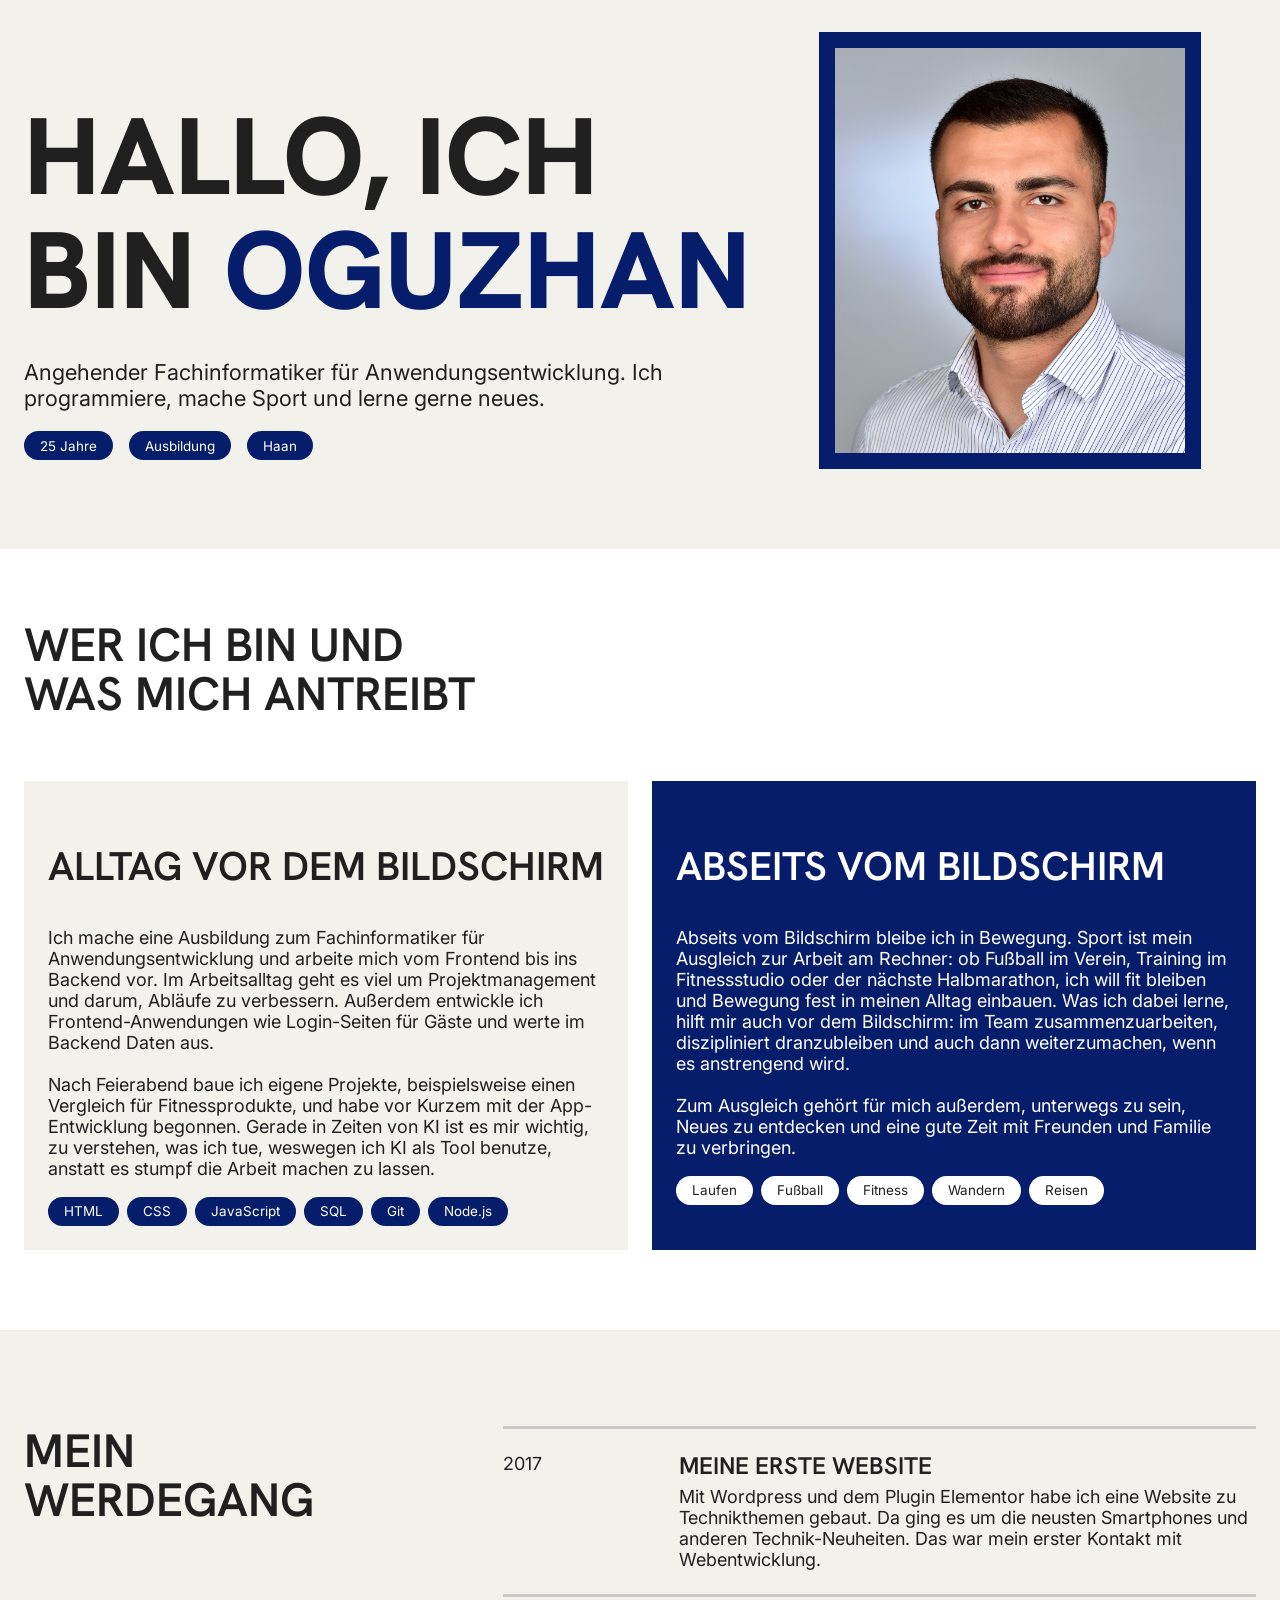
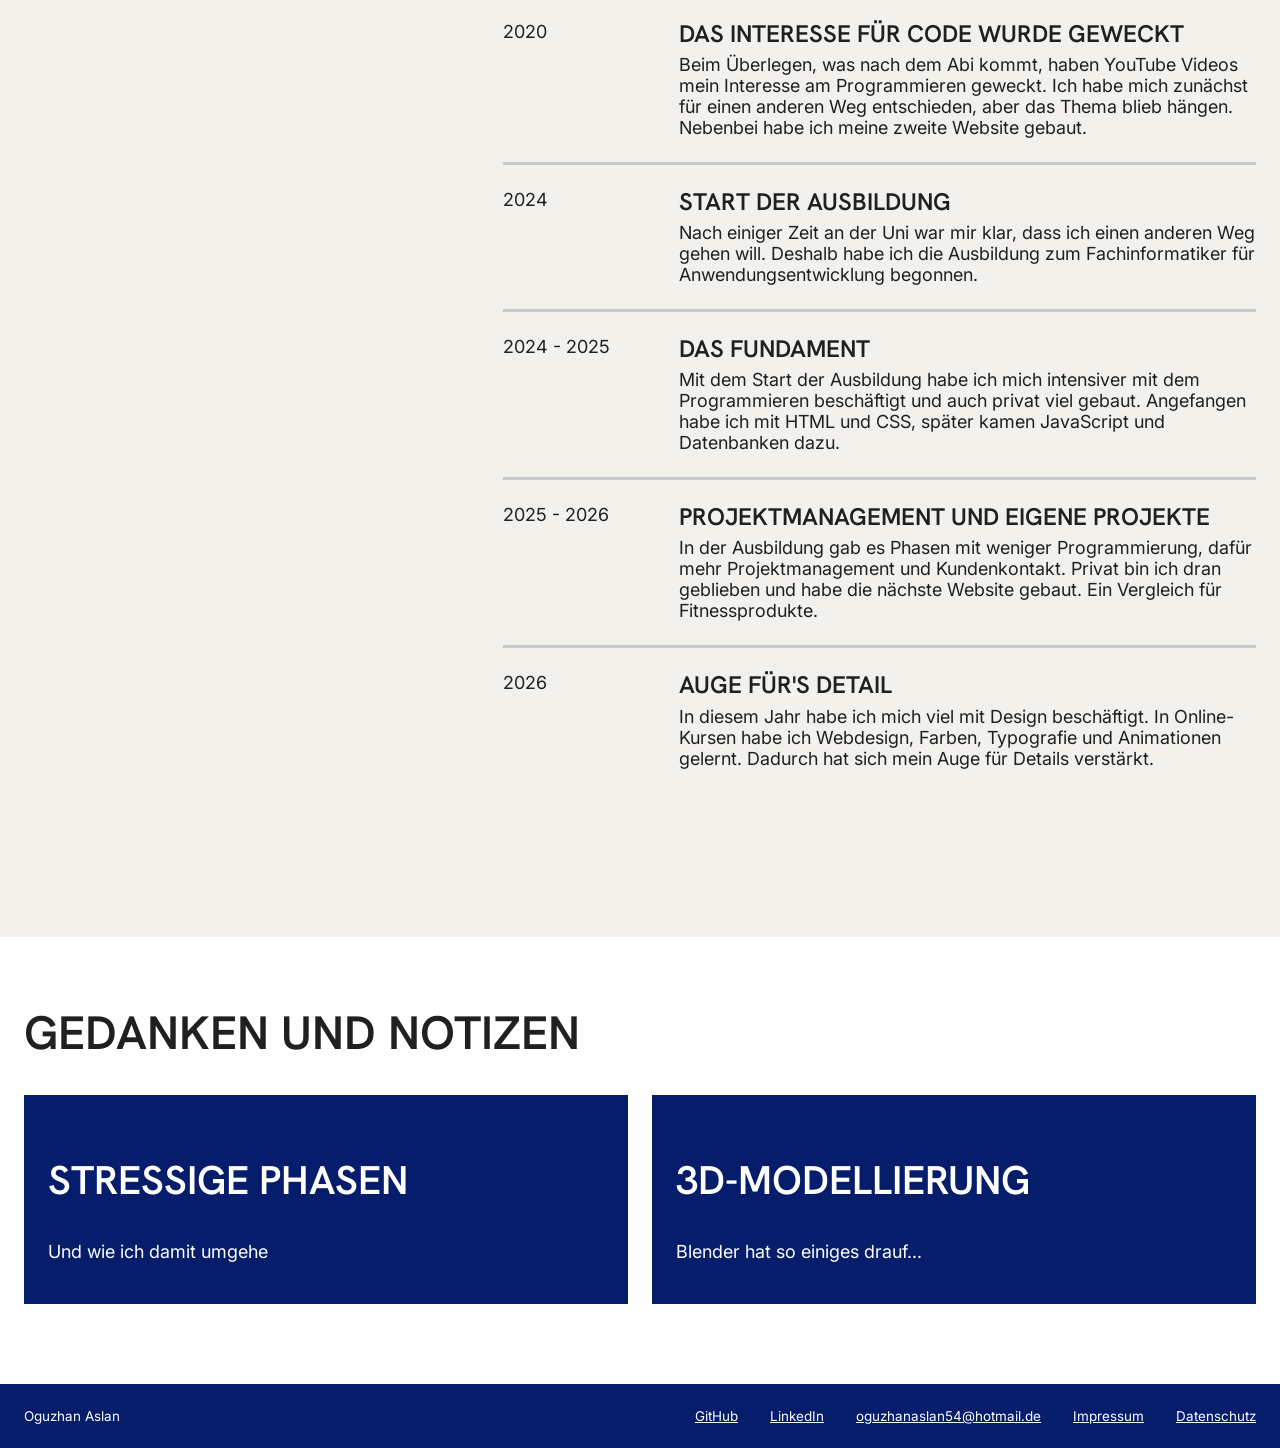
<file: index.html>
<!DOCTYPE html>
<html lang="de">
<head>
    <meta charset="UTF-8">
    <meta name="viewport" content="width=device-width, initial-scale=1.0">
    <title>Oguzhan Aslan - Persönliche Website</title>
    <meta name="description" content="Persönliche Website von Oguzhan Aslan: Angehender Fachinformatiker für Anwendungsentwicklung. Auf dieser Seite findest du Infos über mich und meinen Werdegang">
    <link rel="stylesheet" href="style.css">
</head>
<body>
    <main>
        <section class="hero">
            <div class="container container-hero">
                <div class="hero-info">
                    <h1>Hallo, ich bin <span class="hero-name">Oguzhan</span></h1>
                    <div class="hero-details">
                        <p>Angehender Fachinformatiker für Anwendungsentwicklung. Ich programmiere, mache Sport und lerne gerne neues.</p>
                        <div class="hero-pills">
                            <div class="hero-details pill">25 Jahre</div>
                            <div class="hero-details pill">Ausbildung</div>
                            <div class="hero-details pill">Haan</div>
                        </div>
                    </div>
                </div>
                <div class="hero-bild">     
                    <img src="assets/Foto.jpeg" alt="Bild von Oguzhan">
                </div>
            </div>
        </section>
        <section class="intro">
            <div class="container container-intro">
                <div>
                    <div class="intro-headline">
                        <h2>Wer ich bin und<br>was mich antreibt</h2>
                    </div>
                    <div class="intro-karten">
                        <div class="intro-karte">
                            <h3>Alltag vor dem Bildschirm</h3>
                            <p>Ich mache eine Ausbildung zum Fachinformatiker für Anwendungsentwicklung und arbeite mich vom Frontend bis ins Backend vor. 
                            Im Arbeitsalltag geht es viel um Projektmanagement und darum, Abläufe zu verbessern. 
                            Außerdem entwickle ich Frontend-Anwendungen wie Login-Seiten für Gäste und werte im Backend Daten aus.<br><br>
                            Nach Feierabend baue ich eigene Projekte, beispielsweise einen Vergleich für Fitnessprodukte, und habe vor Kurzem 
                            mit der App-Entwicklung begonnen. Gerade in Zeiten von KI ist es mir wichtig, zu verstehen, 
                            was ich tue, weswegen ich KI als Tool benutze, anstatt es stumpf die Arbeit machen zu lassen.</p>
                            <div class="skills">
                                <div class="pill">HTML</div>
                                <div class="pill">CSS</div>
                                <div class="pill">JavaScript</div>
                                <div class="pill">SQL</div>
                                <div class="pill">Git</div>
                                <div class="pill">Node.js</div>
                            </div>
                        </div>
                        <div class="intro-karte blau">
                            <h3>Abseits vom Bildschirm</h3>
                            <p>Abseits vom Bildschirm bleibe ich in Bewegung. Sport ist mein Ausgleich zur Arbeit am Rechner: ob Fußball im Verein, 
                            Training im Fitnessstudio oder der nächste Halbmarathon, ich will fit bleiben und Bewegung fest in meinen Alltag einbauen. 
                            Was ich dabei lerne, hilft mir auch vor dem Bildschirm: im Team zusammenzuarbeiten, diszipliniert dranzubleiben 
                            und auch dann weiterzumachen, wenn es anstrengend wird.<br><br>
                            Zum Ausgleich gehört für mich außerdem, unterwegs zu sein, Neues zu entdecken und eine gute Zeit mit Freunden 
                            und Familie zu verbringen.</p>
                            <div class="skills">
                                <div class="pill weiß">Laufen</div>
                                <div class="pill weiß">Fußball</div>
                                <div class="pill weiß">Fitness</div>
                                <div class="pill weiß">Wandern</div>
                                <div class="pill weiß">Reisen</div>
                            </div>
                        </div>
                    </div>
                </div>
            </div>
        </section>
        <section class="werdegang">
            <div class="container container-werdegang">
                <div>
                    <h2>Mein Werdegang</h2>
                </div>
                <div class="werdegang-details">
                    <div class="werdegang-detail">
                        <div>
                            <p>2017</p>
                        </div>
                        <div>
                            <h4>Meine erste Website</h4>
                            <p>Mit Wordpress und dem Plugin Elementor habe ich eine Website zu Technikthemen gebaut. 
                                Da ging es um die neusten Smartphones und anderen Technik-Neuheiten. Das war mein
                                erster Kontakt mit Webentwicklung.
                            </p>
                        </div>
                    </div>
                    <div class="werdegang-detail">
                        <div>
                            <p>2020</p>
                        </div>
                        <div>
                            <h4>Das Interesse für Code wurde geweckt</h4>
                            <p>Beim Überlegen, was nach dem Abi kommt, haben YouTube Videos mein Interesse am Programmieren geweckt. 
                                Ich habe mich zunächst für einen anderen Weg entschieden, aber das Thema blieb hängen. 
                                Nebenbei habe ich meine zweite Website gebaut.
                            </p>
                        </div>
                    </div>
                    <div class="werdegang-detail">
                        <div>
                            <p>2024</p>
                        </div>
                        <div>
                            <h4>Start der Ausbildung</h4>
                            <p>Nach einiger Zeit an der Uni war mir klar, dass ich einen anderen Weg gehen will. Deshalb habe ich
                                die Ausbildung zum Fachinformatiker für Anwendungsentwicklung begonnen.
                            </p>
                        </div>
                    </div>
                    <div class="werdegang-detail">
                        <div>
                            <p>2024 - 2025</p>
                        </div>
                        <div>
                            <h4>Das Fundament</h4>
                            <p>Mit dem Start der Ausbildung habe ich mich intensiver mit dem Programmieren beschäftigt
                                und auch privat viel gebaut. Angefangen habe ich mit HTML und CSS, später kamen
                                JavaScript und Datenbanken dazu.
                            </p>
                        </div>
                    </div>
                    <div class="werdegang-detail">
                        <div>
                            <p>2025 - 2026</p>
                        </div>
                        <div>
                            <h4>Projektmanagement und eigene Projekte</h4>
                            <p>In der Ausbildung gab es Phasen mit weniger Programmierung, dafür mehr Projektmanagement und Kundenkontakt. 
                                Privat bin ich dran geblieben und habe die nächste Website gebaut.
                                Ein Vergleich für Fitnessprodukte.
                            </p>
                        </div>
                    </div>
                    <div class="werdegang-detail">
                        <div>
                            <p>2026</p>
                        </div>
                        <div>
                            <h4>Auge für's Detail</h4>
                            <p>In diesem Jahr habe ich mich viel mit Design beschäftigt. In Online-Kursen habe ich Webdesign, Farben,
                                Typografie und Animationen gelernt. Dadurch hat sich mein Auge für Details verstärkt.
                            </p>
                        </div>
                    </div>
                </div>
            </div>
        </section>
        <section class="blog">
            <div class="container container-blog">
                <div>
                    <h2>Gedanken und Notizen</h2>
                </div>
                    <div class="blog-karten">
                        <a href="blogs/stressige-phasen.html">
                            <div class="blog-karte">
                                <h3>Stressige Phasen</h3>
                                <p>Und wie ich damit umgehe</p>
                            </div>
                        </a>
                        <a href="blogs/3d-modellierung.html">
                            <div class="blog-karte">
                                <h3>3D-Modellierung</h3>
                                <p>Blender hat so einiges drauf...</p>
                            </div>
                        </a>
                    </div>
            </div>
        </section>
    </main>
    <footer>
        <div class="container container-footer">
            <p>Oguzhan Aslan</p>
            <div class="links">
                <p><a href="https://github.com/Oguzhan-54">GitHub</a></p>
                <p><a href="https://www.linkedin.com/in/oguzhan-aslan-76098b21b/">LinkedIn</a></p>
                <p><a href="mailto:oguzhanaslan54@hotmail.de">oguzhanaslan54@hotmail.de</a></p>
                <p><a href="impressum.html">Impressum</a></p>
                <p><a href="datenschutz.html">Datenschutz</a></p>
            </div>
        </div>
    </footer>
</body>
</html>
</file>
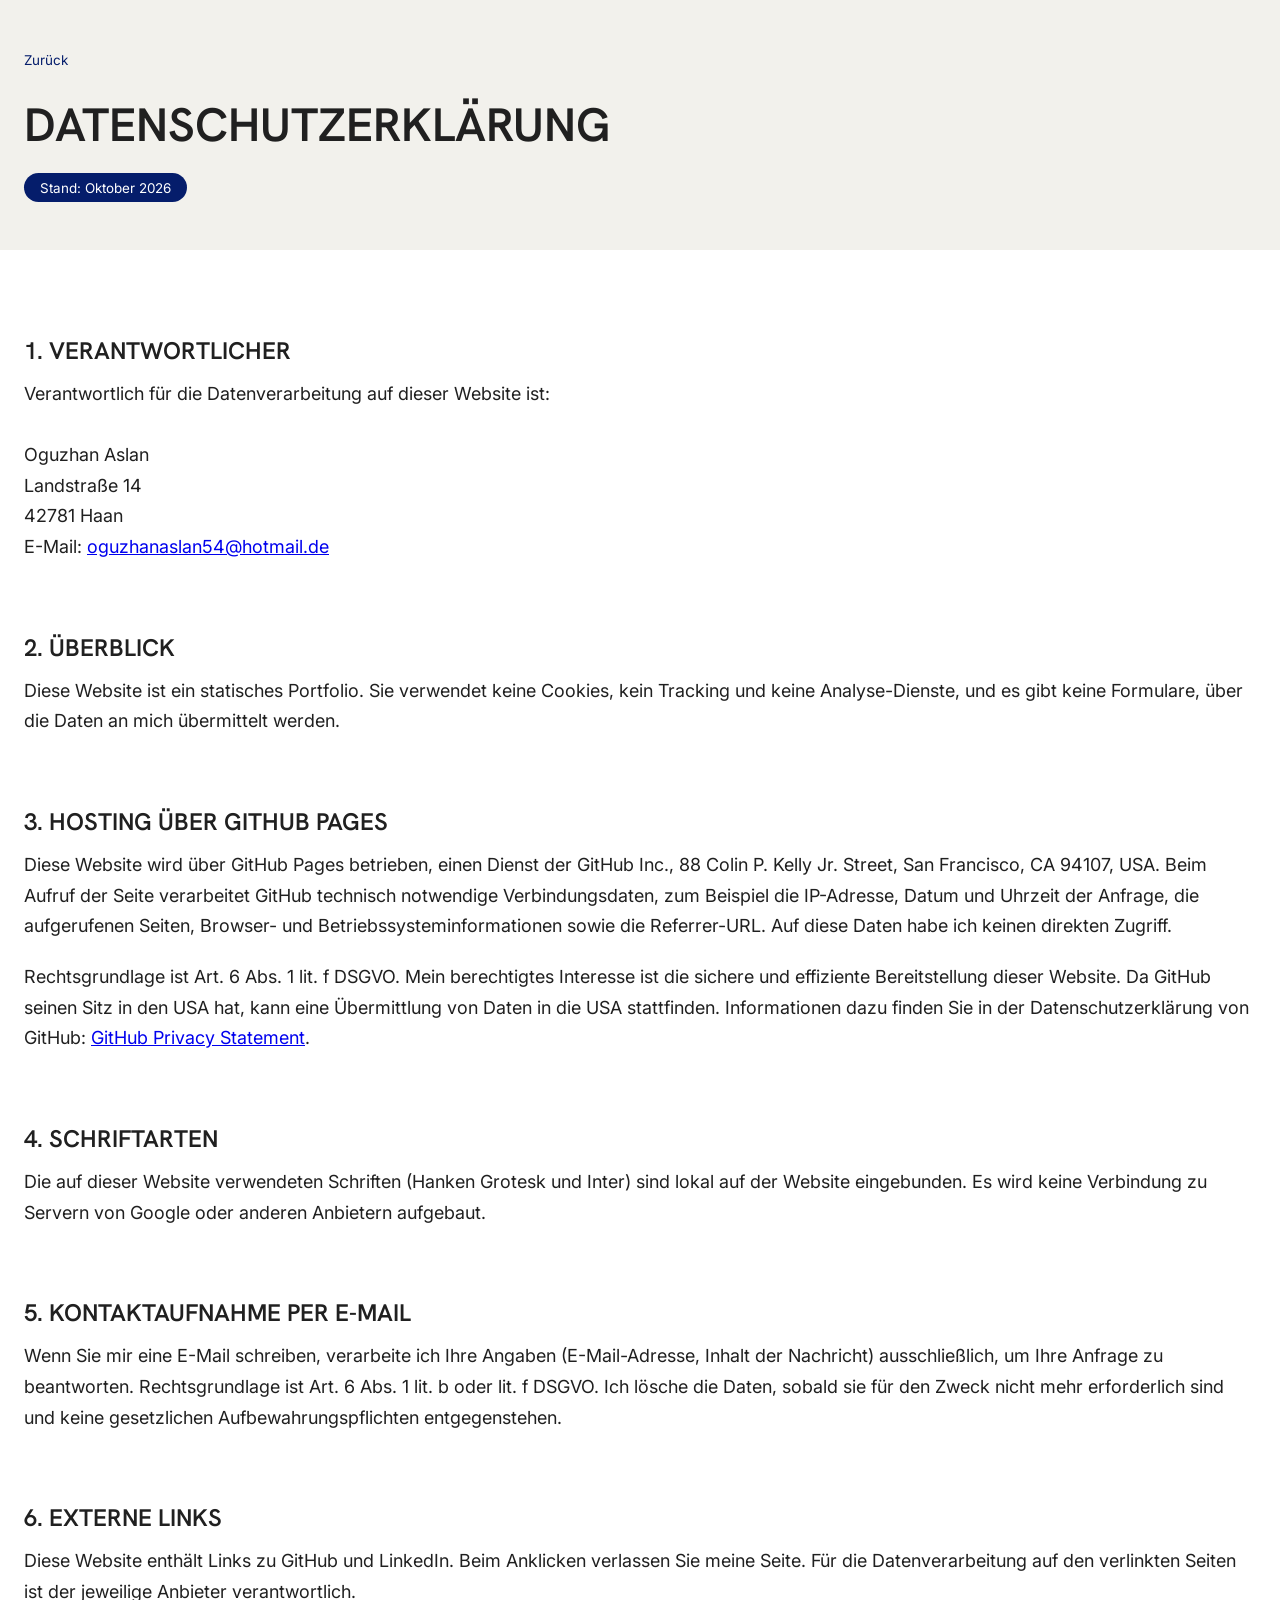
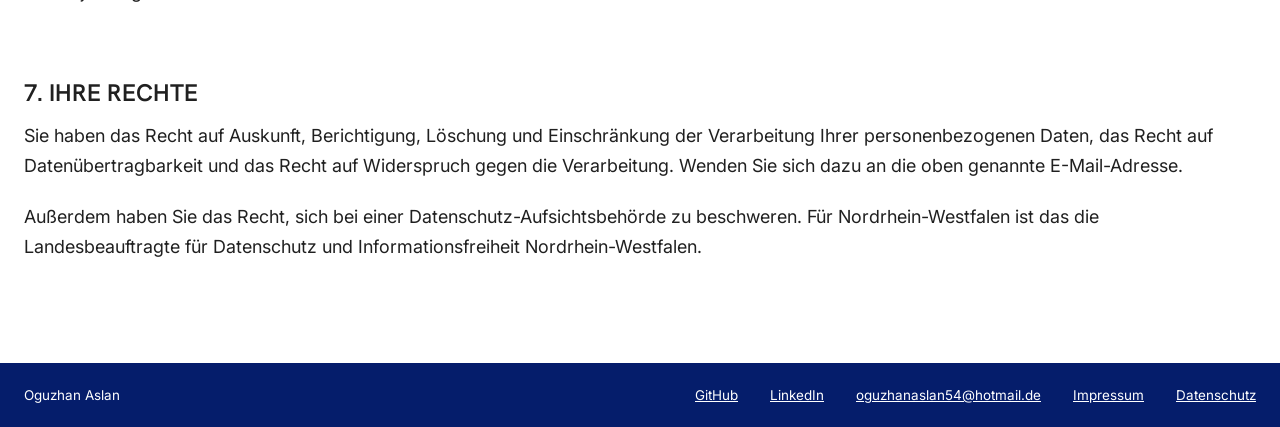
<file: datenschutz.html>
<!DOCTYPE html>
<html lang="de">
<head>
    <meta charset="UTF-8">
    <meta name="viewport" content="width=device-width, initial-scale=1.0">
    <title>Datenschutz | Oguzhan</title>
    <link rel="stylesheet" href="style.css">
</head>
<body>
    <main>
        <section class="artikel-kopf">
            <div class="container">
                <a class="zurueck-link" href="index.html">Zurück</a>
                <h1>Datenschutzerklärung</h1>
                <p class="pill">Stand: Oktober 2026</p>
            </div>
        </section>

        <section class="artikel-inhalt">
            <div class="container">
                <article class="artikel-text">
                    <h2>1. Verantwortlicher</h2>
                    <p>
                        Verantwortlich für die Datenverarbeitung auf dieser Website ist:<br><br>
                        Oguzhan Aslan<br>
                        Landstraße 14<br>
                        42781 Haan<br>
                        E-Mail: <a href="mailto:oguzhanaslan54@hotmail.de">oguzhanaslan54@hotmail.de</a>
                    </p>

                    <h2>2. Überblick</h2>
                    <p>
                        Diese Website ist ein statisches Portfolio. Sie verwendet keine Cookies, kein Tracking und keine
                        Analyse-Dienste, und es gibt keine Formulare, über die Daten an mich übermittelt werden.
                    </p>

                    <h2>3. Hosting über GitHub Pages</h2>
                    <p>
                        Diese Website wird über GitHub Pages betrieben, einen Dienst der GitHub Inc., 88 Colin P. Kelly
                        Jr. Street, San Francisco, CA 94107, USA. Beim Aufruf der Seite verarbeitet GitHub technisch
                        notwendige Verbindungsdaten, zum Beispiel die IP-Adresse, Datum und Uhrzeit der Anfrage, die
                        aufgerufenen Seiten, Browser- und Betriebssysteminformationen sowie die Referrer-URL. Auf diese
                        Daten habe ich keinen direkten Zugriff.
                    </p>
                    <p>
                        Rechtsgrundlage ist Art. 6 Abs. 1 lit. f DSGVO. Mein berechtigtes Interesse ist die sichere und
                        effiziente Bereitstellung dieser Website. Da GitHub seinen Sitz in den USA hat, kann eine
                        Übermittlung von Daten in die USA stattfinden. Informationen dazu finden Sie in der
                        Datenschutzerklärung von GitHub:
                        <a href="https://docs.github.com/en/site-policy/privacy-policies/github-privacy-statement#github-pages">GitHub Privacy Statement</a>.
                    </p>

                    <h2>4. Schriftarten</h2>
                    <p>
                        Die auf dieser Website verwendeten Schriften (Hanken Grotesk und Inter) sind lokal auf der
                        Website eingebunden. Es wird keine Verbindung zu Servern von Google oder anderen Anbietern
                        aufgebaut.
                    </p>

                    <h2>5. Kontaktaufnahme per E-Mail</h2>
                    <p>
                        Wenn Sie mir eine E-Mail schreiben, verarbeite ich Ihre Angaben (E-Mail-Adresse, Inhalt der
                        Nachricht) ausschließlich, um Ihre Anfrage zu beantworten. Rechtsgrundlage ist Art. 6 Abs. 1
                        lit. b oder lit. f DSGVO. Ich lösche die Daten, sobald sie für den Zweck nicht mehr
                        erforderlich sind und keine gesetzlichen Aufbewahrungspflichten entgegenstehen.
                    </p>

                    <h2>6. Externe Links</h2>
                    <p>
                        Diese Website enthält Links zu GitHub und LinkedIn. Beim Anklicken verlassen Sie meine Seite.
                        Für die Datenverarbeitung auf den verlinkten Seiten ist der jeweilige Anbieter verantwortlich.
                    </p>

                    <h2>7. Ihre Rechte</h2>
                    <p>
                        Sie haben das Recht auf Auskunft, Berichtigung, Löschung und Einschränkung der Verarbeitung
                        Ihrer personenbezogenen Daten, das Recht auf Datenübertragbarkeit und das Recht auf Widerspruch
                        gegen die Verarbeitung. Wenden Sie sich dazu an die oben genannte E-Mail-Adresse.
                    </p>
                    <p>
                        Außerdem haben Sie das Recht, sich bei einer Datenschutz-Aufsichtsbehörde zu beschweren. Für
                        Nordrhein-Westfalen ist das die Landesbeauftragte für Datenschutz und Informationsfreiheit
                        Nordrhein-Westfalen.
                    </p>
                </article>
            </div>
        </section>
    </main>
    <footer>
        <div class="container container-footer">
            <p>Oguzhan Aslan</p>
            <div class="links">
                <p><a href="https://github.com/Oguzhan-54">GitHub</a></p>
                <p><a href="https://www.linkedin.com/in/oguzhan-aslan-76098b21b/">LinkedIn</a></p>
                <p><a href="mailto:oguzhanaslan54@hotmail.de">oguzhanaslan54@hotmail.de</a></p>
                <p><a href="impressum.html">Impressum</a></p>
                <p><a href="datenschutz.html">Datenschutz</a></p>
            </div>
        </div>
    </footer>
</body>
</html>
</file>
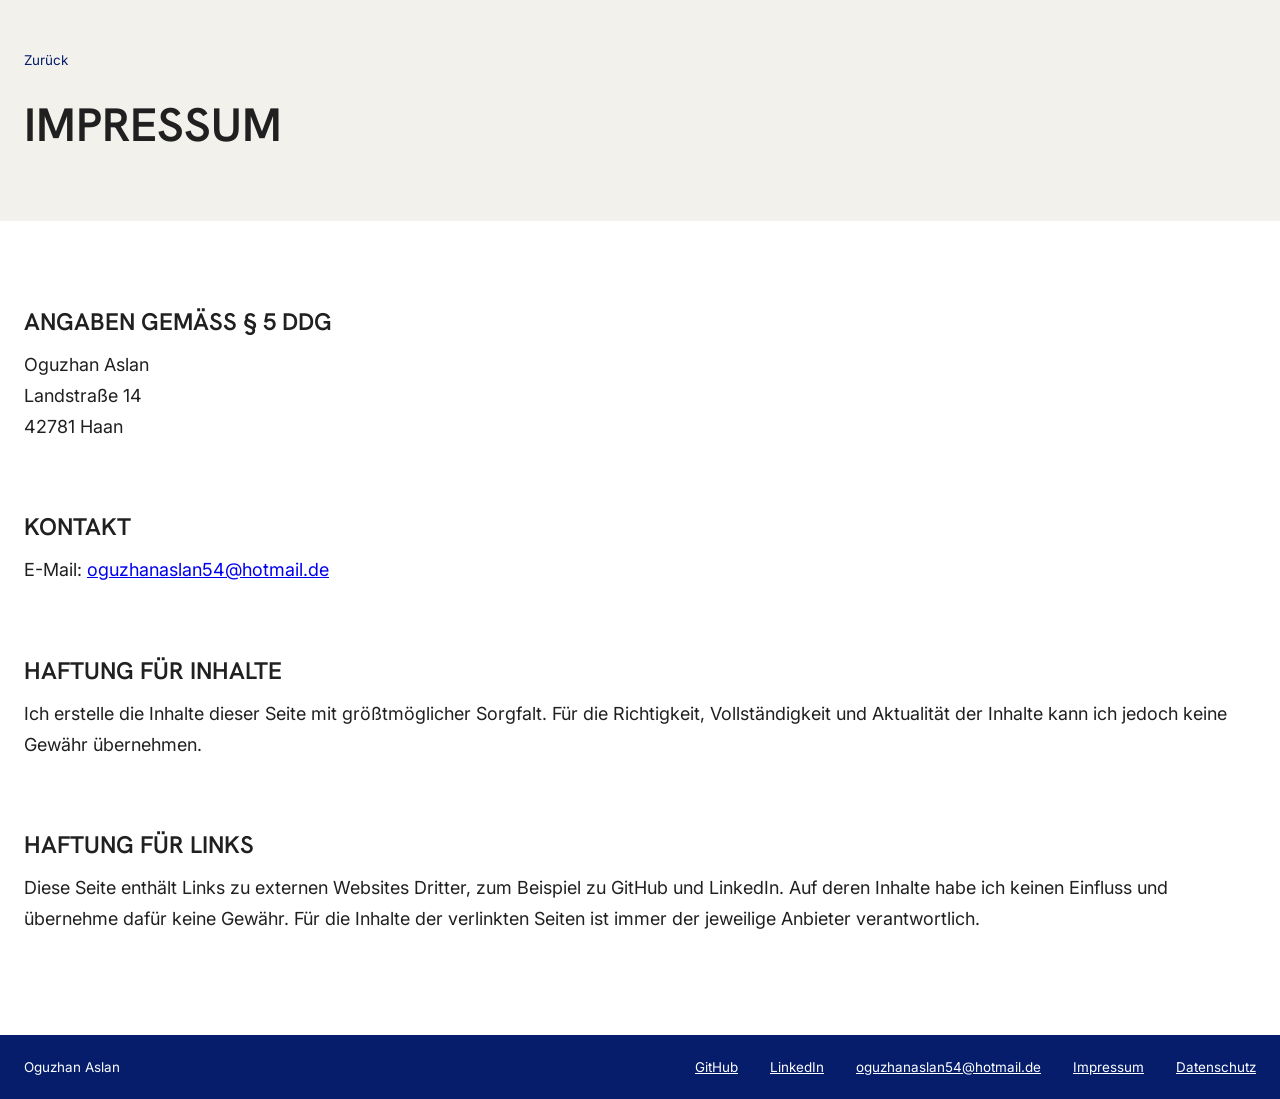
<file: impressum.html>
<!DOCTYPE html>
<html lang="de">
<head>
    <meta charset="UTF-8">
    <meta name="viewport" content="width=device-width, initial-scale=1.0">
    <title>Impressum | Oguzhan</title>
    <link rel="stylesheet" href="style.css">
</head>
<body>
    <main>
        <section class="artikel-kopf">
            <div class="container">
                <a class="zurueck-link" href="index.html">Zurück</a>
                <h1>Impressum</h1>
            </div>
        </section>

        <section class="artikel-inhalt">
            <div class="container">
                <article class="artikel-text">
                    <h2>Angaben gemäß § 5 DDG</h2>
                    <p>
                        Oguzhan Aslan<br>
                        Landstraße 14<br>
                        42781 Haan
                    </p>

                    <h2>Kontakt</h2>
                    <p>
                        E-Mail: <a href="mailto:oguzhanaslan54@hotmail.de">oguzhanaslan54@hotmail.de</a>
                    </p>

                    <h2>Haftung für Inhalte</h2>
                    <p>
                        Ich erstelle die Inhalte dieser Seite mit größtmöglicher Sorgfalt. Für die Richtigkeit,
                        Vollständigkeit und Aktualität der Inhalte kann ich jedoch keine Gewähr übernehmen.
                    </p>

                    <h2>Haftung für Links</h2>
                    <p>
                        Diese Seite enthält Links zu externen Websites Dritter, zum Beispiel zu GitHub und LinkedIn.
                        Auf deren Inhalte habe ich keinen Einfluss und übernehme dafür keine Gewähr. Für die Inhalte
                        der verlinkten Seiten ist immer der jeweilige Anbieter verantwortlich.
                    </p>
                </article>
            </div>
        </section>
    </main>
    <footer>
        <div class="container container-footer">
            <p>Oguzhan Aslan</p>
            <div class="links">
                <p><a href="https://github.com/Oguzhan-54">GitHub</a></p>
                <p><a href="https://www.linkedin.com/in/oguzhan-aslan-76098b21b/">LinkedIn</a></p>
                <p><a href="mailto:oguzhanaslan54@hotmail.de">oguzhanaslan54@hotmail.de</a></p>
                <p><a href="impressum.html">Impressum</a></p>
                <p><a href="datenschutz.html">Datenschutz</a></p>
            </div>
        </div>
    </footer>
</body>
</html>
</file>
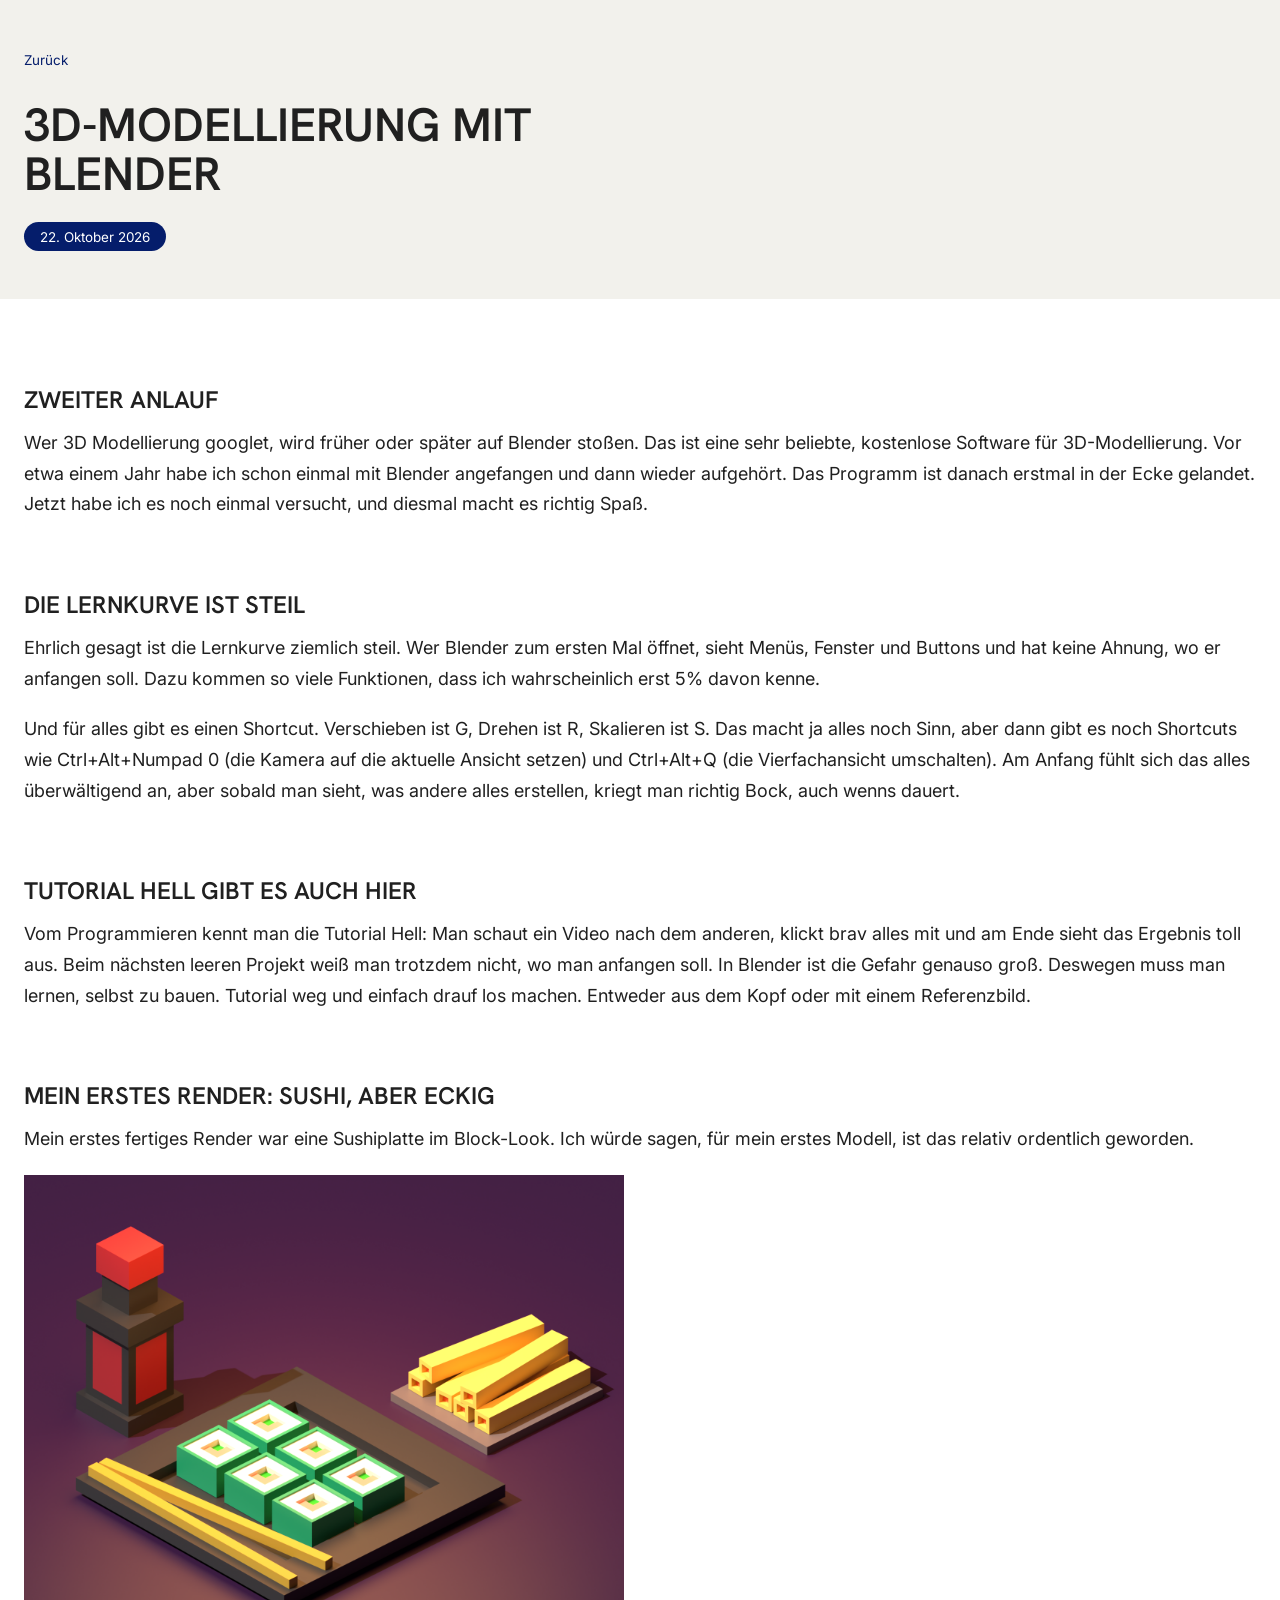
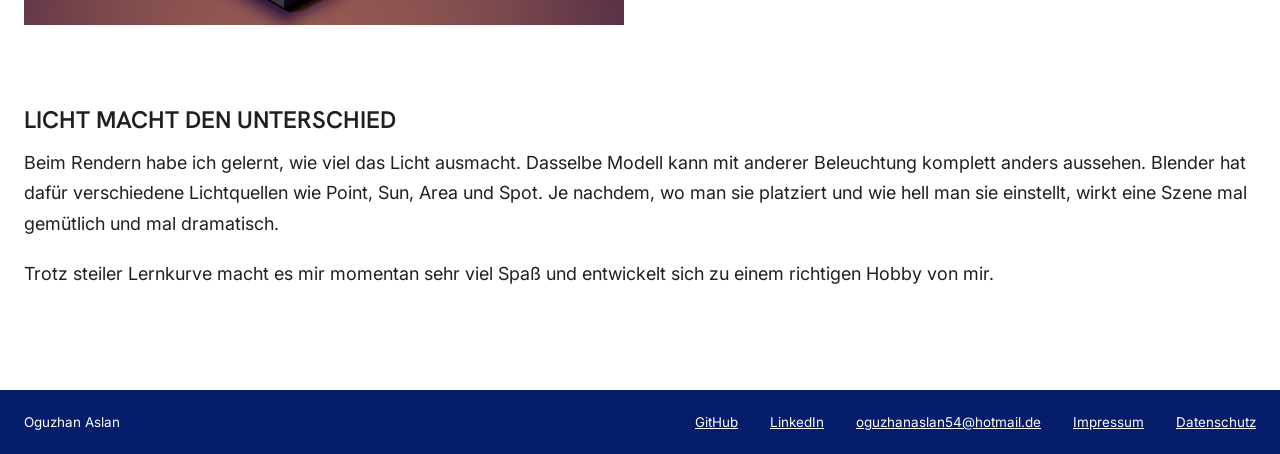
<file: blogs/3d-modellierung.html>
<!DOCTYPE html>
<html lang="de">
<head>
    <meta charset="UTF-8">
    <meta name="viewport" content="width=device-width, initial-scale=1.0">
    <title>3D-Modellierung mit Blender | Oguzhan</title>
    <link rel="stylesheet" href="../style.css">
</head>
<body>
    <main>
        <section class="artikel-kopf">
            <div class="container">
                <a class="zurueck-link" href="../index.html#blog">Zurück</a>
                <h1>3D-Modellierung mit Blender</h1>
                <p class="pill">22. Oktober 2026</p>
            </div>
        </section>

        <section class="artikel-inhalt">
            <div class="container">
                <article class="artikel-text">
                    <h2>Zweiter Anlauf</h2>
                    <p>
                        Wer 3D Modellierung googlet, wird früher oder später auf Blender stoßen. Das ist eine
                        sehr beliebte, kostenlose Software für 3D-Modellierung.
                        Vor etwa einem Jahr habe ich schon einmal mit Blender angefangen und dann wieder aufgehört.
                        Das Programm ist danach erstmal in der Ecke gelandet. Jetzt habe ich es noch einmal versucht,
                        und diesmal macht es richtig Spaß.
                    </p>

                    <h2>Die Lernkurve ist steil</h2>
                    <p>
                        Ehrlich gesagt ist die Lernkurve ziemlich steil. Wer Blender zum ersten Mal öffnet, sieht
                        Menüs, Fenster und Buttons und hat keine Ahnung, wo er anfangen soll. Dazu kommen so viele
                        Funktionen, dass ich wahrscheinlich erst 5% davon kenne.
                    </p>
                    <p>
                        Und für alles gibt es einen Shortcut. Verschieben ist G, Drehen ist R, Skalieren ist S. 
                        Das macht ja alles noch Sinn, aber dann gibt es noch Shortcuts wie Ctrl+Alt+Numpad 0 
                        (die Kamera auf die aktuelle Ansicht setzen) und Ctrl+Alt+Q (die Vierfachansicht umschalten).
                        Am Anfang fühlt sich das alles überwältigend an, aber sobald man sieht, was andere alles 
                        erstellen, kriegt man richtig Bock, auch wenns dauert.
                    </p>

                    <h2>Tutorial Hell gibt es auch hier</h2>
                    <p>
                        Vom Programmieren kennt man die Tutorial Hell: Man schaut ein Video nach dem anderen, klickt
                        brav alles mit und am Ende sieht das Ergebnis toll aus. Beim nächsten leeren Projekt weiß man
                        trotzdem nicht, wo man anfangen soll. In Blender ist die Gefahr genauso groß. Deswegen muss
                        man lernen, selbst zu bauen. Tutorial weg und einfach drauf los machen. Entweder aus dem Kopf 
                        oder mit einem Referenzbild.
                    </p>

                    <h2>Mein erstes Render: Sushi, aber eckig</h2>
                    <p>
                        Mein erstes fertiges Render war eine Sushiplatte im Block-Look. Ich würde sagen, für mein erstes 
                        Modell, ist das relativ ordentlich geworden.
                    </p>
                    <img src="/assets/Sushi.png" alt="3d-Sushi" style="width: 600px;">

                    <h2>Licht macht den Unterschied</h2>
                    <p>
                        Beim Rendern habe ich gelernt, wie viel das Licht ausmacht. Dasselbe Modell kann mit anderer
                        Beleuchtung komplett anders aussehen. Blender hat dafür verschiedene Lichtquellen wie Point,
                        Sun, Area und Spot. Je nachdem, wo man sie platziert und wie hell man sie einstellt, wirkt
                        eine Szene mal gemütlich und mal dramatisch.
                    </p>
                    <p>
                        Trotz steiler Lernkurve macht es mir momentan sehr viel Spaß und entwickelt sich zu einem
                        richtigen Hobby von mir.
                    </p>
                </article>
            </div>
        </section>
    </main>
    <footer>
        <div class="container container-footer">
            <p>Oguzhan Aslan</p>
            <div class="links">
                <p><a href="https://github.com/Oguzhan-54">GitHub</a></p>
                <p><a href="https://www.linkedin.com/in/oguzhan-aslan-76098b21b/">LinkedIn</a></p>
                <p><a href="mailto:oguzhanaslan54@hotmail.de">oguzhanaslan54@hotmail.de</a></p>
                <p><a href="impressum.html">Impressum</a></p>
                <p><a href="datenschutz.html">Datenschutz</a></p>
            </div>
        </div>
    </footer>
</body>
</html>
</file>
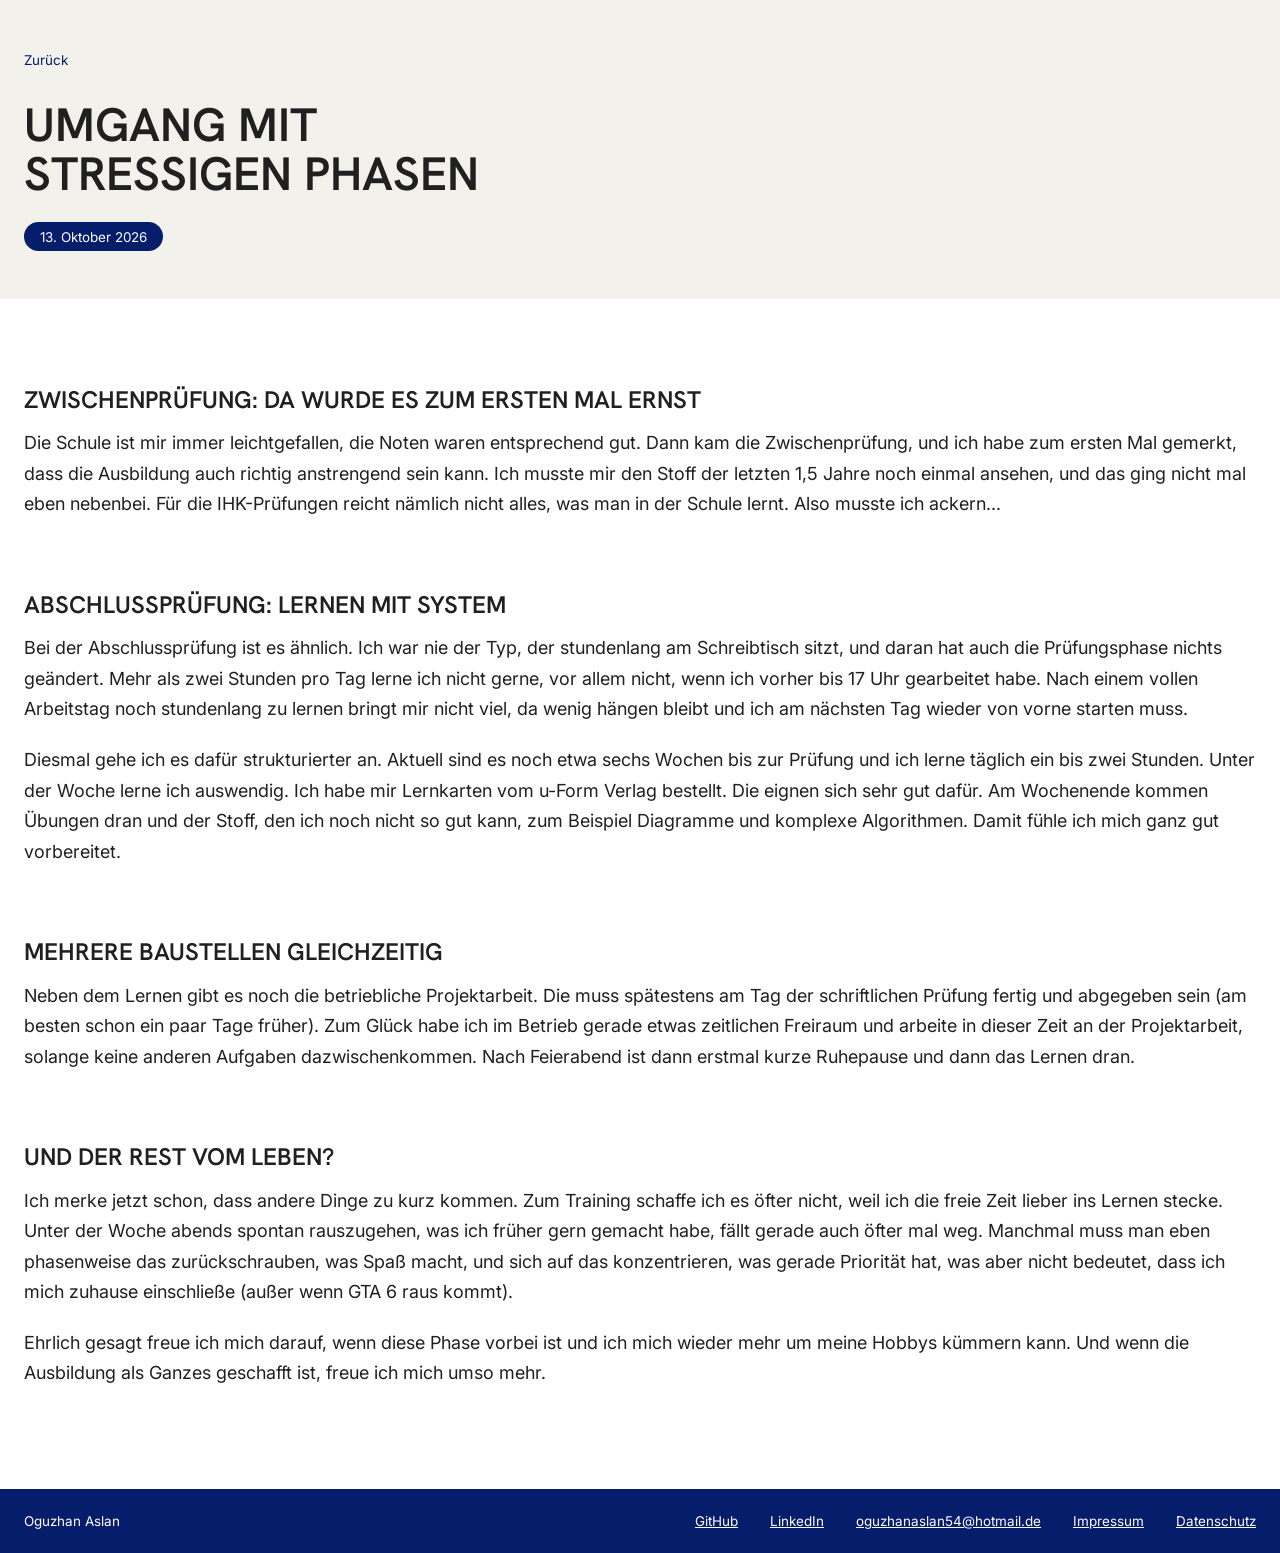
<file: blogs/stressige-phasen.html>
<!DOCTYPE html>
<html lang="de">
<head>
    <meta charset="UTF-8">
    <meta name="viewport" content="width=device-width, initial-scale=1.0">
    <title>Umgang mit stressigen Phasen | Oguzhan</title>
    <link rel="stylesheet" href="../style.css">
</head>
<body>
    <main>
        <section class="artikel-kopf">
            <div class="container">
                <a class="zurueck-link" href="../index.html#blog">Zurück</a>
                <h1>Umgang mit stressigen Phasen</h1>
                <p class="pill">13. Oktober 2026</p>
            </div>
        </section>

        <section class="artikel-inhalt">
            <div class="container">
                <article class="artikel-text">
                    <h2>Zwischenprüfung: Da wurde es zum ersten Mal ernst</h2>
                    <p>
                        Die Schule ist mir immer leichtgefallen, die Noten waren entsprechend gut. Dann kam die
                        Zwischenprüfung, und ich habe zum ersten Mal gemerkt, dass die Ausbildung auch richtig
                        anstrengend sein kann. Ich musste mir den Stoff der letzten 1,5 Jahre noch einmal ansehen,
                        und das ging nicht mal eben nebenbei. Für die IHK-Prüfungen reicht nämlich nicht alles,
                        was man in der Schule lernt. Also musste ich ackern...
                    </p>

                    <h2>Abschlussprüfung: Lernen mit System</h2>
                    <p>
                        Bei der Abschlussprüfung ist es ähnlich. Ich war nie der Typ, der stundenlang am Schreibtisch
                        sitzt, und daran hat auch die Prüfungsphase nichts geändert. Mehr als zwei Stunden pro Tag
                        lerne ich nicht gerne, vor allem nicht, wenn ich vorher bis 17 Uhr gearbeitet habe. Nach
                        einem vollen Arbeitstag noch stundenlang zu lernen bringt mir nicht viel, da wenig hängen
                        bleibt und ich am nächsten Tag wieder von vorne starten muss.
                    </p>
                    <p>
                        Diesmal gehe ich es dafür strukturierter an. Aktuell sind es noch etwa sechs Wochen bis zur
                        Prüfung und ich lerne täglich ein bis zwei Stunden. Unter der Woche lerne ich auswendig. Ich 
                        habe mir Lernkarten vom u-Form Verlag bestellt. Die eignen sich sehr gut dafür.
                        Am Wochenende kommen Übungen dran und der Stoff, den ich noch nicht so gut kann, zum Beispiel 
                        Diagramme und komplexe Algorithmen. Damit fühle ich mich ganz gut vorbereitet.
                    </p>

                    <h2>Mehrere Baustellen gleichzeitig</h2>
                    <p>
                        Neben dem Lernen gibt es noch die betriebliche Projektarbeit. Die muss spätestens am Tag der
                        schriftlichen Prüfung fertig und abgegeben sein (am besten schon ein paar Tage früher). Zum
                        Glück habe ich im Betrieb gerade etwas zeitlichen Freiraum und arbeite in dieser Zeit an der
                        Projektarbeit, solange keine anderen Aufgaben dazwischenkommen. Nach Feierabend ist dann erstmal 
                        kurze Ruhepause und dann das Lernen dran.
                    </p>

                    <h2>Und der Rest vom Leben?</h2>
                    <p>
                        Ich merke jetzt schon, dass andere Dinge zu kurz kommen. Zum Training schaffe ich es öfter
                        nicht, weil ich die freie Zeit lieber ins Lernen stecke. Unter der Woche abends spontan
                        rauszugehen, was ich früher gern gemacht habe, fällt gerade auch öfter mal weg. Manchmal muss man
                        eben phasenweise das zurückschrauben, was Spaß macht, und sich auf das konzentrieren, was
                        gerade Priorität hat, was aber nicht bedeutet, dass ich mich zuhause einschließe (außer wenn
                        GTA 6 raus kommt).
                    </p>
                    <p>
                        Ehrlich gesagt freue ich mich darauf, wenn diese Phase vorbei ist und ich mich wieder mehr
                        um meine Hobbys kümmern kann. Und wenn die Ausbildung als Ganzes geschafft ist, freue ich
                        mich umso mehr.
                    </p>
                </article>
            </div>
        </section>
    </main>
    <footer>
        <div class="container container-footer">
            <p>Oguzhan Aslan</p>
            <div class="links">
                <p><a href="https://github.com/Oguzhan-54">GitHub</a></p>
                <p><a href="https://www.linkedin.com/in/oguzhan-aslan-76098b21b/">LinkedIn</a></p>
                <p><a href="mailto:oguzhanaslan54@hotmail.de">oguzhanaslan54@hotmail.de</a></p>
                <p><a href="impressum.html">Impressum</a></p>
                <p><a href="datenschutz.html">Datenschutz</a></p>
            </div>
        </div>
    </footer>
</body>
</html>
</file>
<file: style.css>
@font-face {
    font-family: "Hanken Grotesk";
    src: url(assets/fonts/HankenGrotesk-Variable.woff2) format("woff2");
    font-weight: 100 900;
    font-style: normal;
    font-display: swap;
}

@font-face {
    font-family: "Inter";
    src: url(assets/fonts/Inter-Variable.woff2) format("woff2");
    font-weight: 100 900;
    font-style: normal;
    font-display: swap;
}

:root {
    --font-size-xs: clamp(0.75rem, 0.72rem + 0.15vw, 0.875rem);
    --font-size-base: clamp(1rem, 0.95rem + 0.25vw, 1.125rem);
    --font-size-lg: clamp(1.125rem, 1.05rem + 0.4vw, 1.375rem);
    --font-size-h4: clamp(1.25rem, 1.1rem + 0.7vw, 1.5rem);
    --font-size-h3: clamp(1.75rem, 1.5rem + 1.8vw, 2.5rem);
    --font-size-h2: clamp(2.25rem, 1.325rem + 2vw, 3rem);
    --font-size-h1: clamp(2.5rem, 1.5rem + 5vw, 5rem);

    --primary-color: #F2F1EC;
    --secondary-color: #c9c9c9;
    --accent-color: #051d6b;
}

h1 { font-size: var(--font-size-h1); }
h2 { font-size: var(--font-size-h2); }
h3 { font-size: var(--font-size-h3); }
h4 { font-size: var(--font-size-h4); }

h1, h2, h3, h4{
    font-family: "Hanken Grotesk", sans-serif;
    font-weight: 600;
    text-transform: uppercase;
    line-height: 1.05;
}

body{
    font-family: "Inter", sans-serif;
    font-size: var(--font-size-base);
    color: #202020;
    margin: 0;
}

.hero{
    background-color: var(--primary-color);
    display: flex;
    align-items: center;
    padding-bottom: 5rem;
}

.container{
    max-width: 1480px;
    margin-inline: auto;
    padding-inline: 1.5rem;
}

.container-hero{
    display: flex;
    align-items: center;
}

.hero-info{
    flex: 0 0 60%;
}

.hero-info h1{
    font-size: clamp(3rem, 2rem + 6vw, 7rem);
    font-weight: 800;
    margin-bottom: 2rem;
}

.hero-name{
    color: var(--accent-color);
}

.hero-bild{
    display: flex;
    justify-content: center;
    flex: 0 0 40%;
    margin-top: 2rem;
}

.hero-bild img{
    width: 350px;
    background-color: var(--accent-color);
    padding: 1rem;
}

.hero-details{
    display: flex;
    flex-direction: column;
    justify-content: flex-start;
    font-size: var(--font-size-lg);
    gap: 20px;
}

.hero-details p{
    margin: 0;
}

.hero-pills{
    display: flex;
    gap: 1rem;
}

.pill{
    font-size: var(--font-size-xs);
    background-color: var(--accent-color);
    width: fit-content;
    flex-shrink: 0;
    color: #fff;
    padding: 0.4rem 1rem;
    border: none;
    border-radius: 50px;
}

.intro{
    padding: 2rem 0 5rem 0;
}

.intro-headline{
    font-size: var(--font-size-h2);
    text-transform: uppercase;
    line-height: 1;
    padding-bottom: 1.5rem;
}

.intro-karten{
    display: grid;
    grid-template-columns: repeat(auto-fit, minmax(16rem, 1fr));
    gap: 1.5rem;
}

.intro-karte{
    background-color: var(--primary-color);
    padding: 1.5rem;
}

.skills{
    display: flex;
    gap: 0.5rem;
    flex-wrap: wrap;
}

.blau{
    background-color: var(--accent-color);
    color: #fff;
}

.weiß{
    background-color: #fff;
    color: #202020;
}

.werdegang{
    background-color: var(--primary-color);
    padding: 2rem 0 5rem 0;
}

.container-werdegang{
    display: grid;
    grid-template-columns: 1fr 2fr;
    gap: clamp(3rem, 8vw, 10rem);
    align-items: start;
    padding-block: 4rem;
}

.container-werdegang h2{
    margin-top: 0;
}

.werdegang-details{
    display: flex;
    flex-direction: column;
    gap: 0;
    min-width: 0;
}

.werdegang-detail{
    display: grid;
    grid-template-columns: 9rem minmax(0, 1fr);
    align-items: start;
    gap: 2rem;
    padding-block: 1.5rem;
    border-top: 3px solid var(--secondary-color);
}

.werdegang-detail > div{
    min-width: 0;
}

.werdegang-detail h4{
    margin: 0 0 0.5rem;
    overflow-wrap: anywhere;
}

.werdegang-detail p{
    margin: 0;
}

.blog{
    padding: 2rem 0 5rem 0;
}

.blog-karten{
    display: grid;
    grid-template-columns: repeat(auto-fit, minmax(16rem, 1fr));
    gap: 1.5rem;
}

.blog-karten a{
    text-decoration: none;
}

.blog-karte{
    background-color: var(--accent-color);
    color: white;
    padding: 1.5rem;
}

footer{
    background-color: var(--accent-color);
    padding: 1.5rem 0;
    font-size: var(--font-size-xs);
    color: #fff;
}

.container-footer{
    display: flex;
    justify-content: space-between;
    gap: 1rem;
}

footer a{
    color: #fff;
}

footer p{
    margin: 0;
}

.links{
    display: flex;
    gap: 2rem;
    flex-wrap: wrap;
}

.artikel-kopf{
    background-color: var(--primary-color);
    padding: 3rem 0;
}
 
.zurueck-link{
    display: inline-block;
    margin-bottom: 2rem;
    font-size: var(--font-size-xs);
    color: var(--accent-color);
    text-decoration: none;
}
 
.zurueck-link:hover{
    text-decoration: underline;
}
 
.artikel-kopf h1{
    font-size: var(--font-size-h2);
    margin: 0 0 1.5rem;
    max-width: 20ch;
}
 
.artikel-kopf .pill{
    margin: 0;
}
 
.artikel-inhalt{
    padding: 4rem 0 5rem;
}
 
.artikel-text{
    line-height: 1.7;
}
 
.artikel-text h2{
    font-size: var(--font-size-h4);
    margin: 3rem 0 1rem;
    padding-top: 1.5rem;
}
 
.artikel-text h2:first-child{
    margin-top: 0;
}
 
.artikel-text p{
    margin: 0 0 1.25rem;
}

@media (max-width: 920px) {
    .container-hero{
        flex-direction: column;
        gap: 5rem;
    }
    .hero{
        height: auto;
        padding-block: 3rem;
    }
    .container-werdegang{
        grid-template-columns: minmax(0, 1fr);
        gap: 2rem;
    }

    footer{
        flex-direction: column;
    }
}

@media (max-width: 600px) {
    .werdegang-detail{
        grid-template-columns: 1fr;
        gap: 0.5rem;
    }
}
</file>
